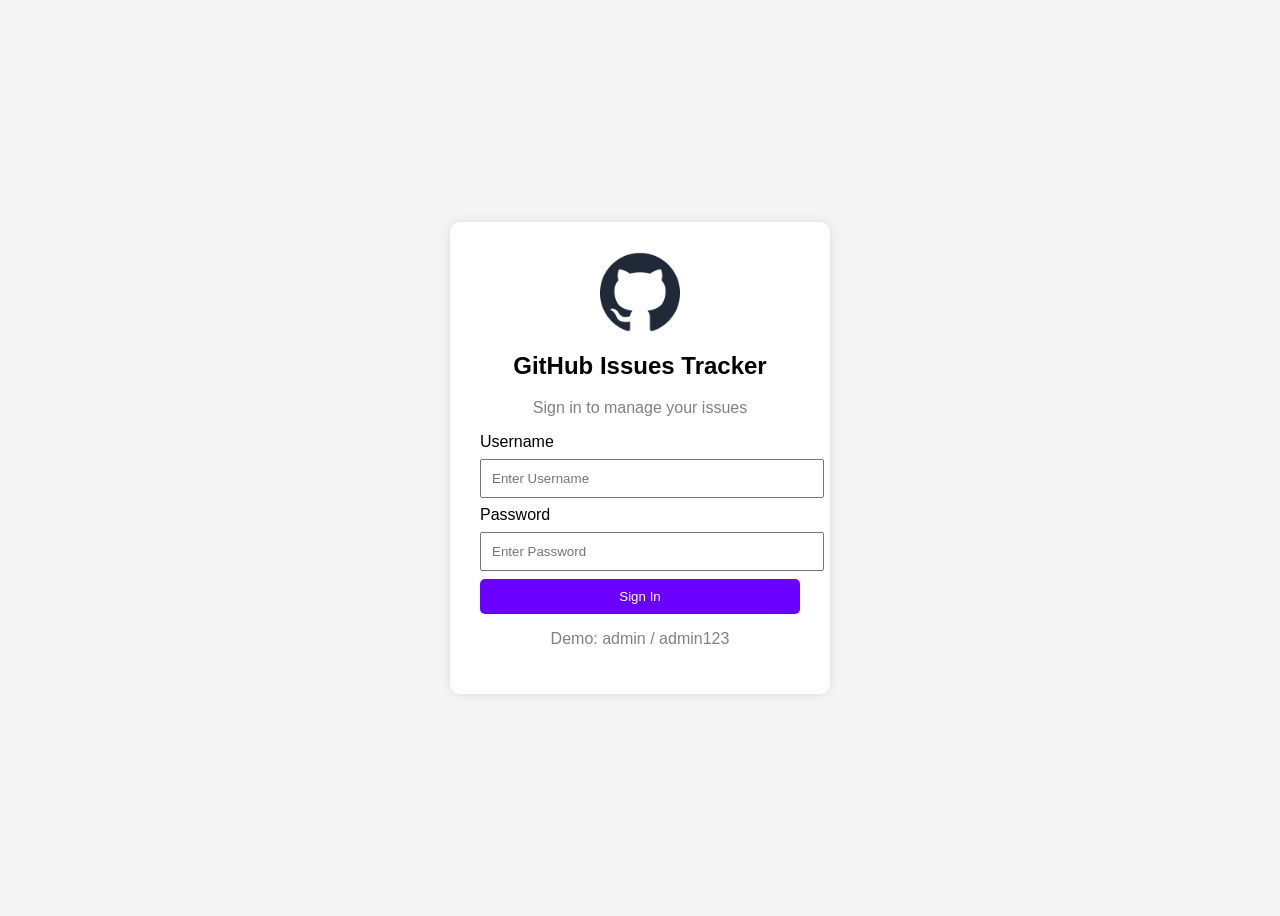
<file: index.html>
<!DOCTYPE html>
<html lang="en">

<head>
<meta charset="UTF-8">
<title>GitHub Issues Tracker</title>
<link rel="stylesheet" href="style.css">
</head>

<body>

<div class="container">
    <img src="assets/github-logo.png" class="logo">

<h2>GitHub Issues Tracker</h2>
<p class="demo">Sign in to manage your issues</p>

<form onsubmit="return login()">
    <label for="username">Username</label>
    <input type="text" id="username" placeholder="Enter Username">

    <label for="password">Password</label>
    <input type="password" id="password" placeholder="Enter Password">

<button type="submit">Sign In</button>

</form>

<p class="demo">Demo: admin / admin123</p>

</div>

<script src="java/script.js"></script>

</body>
</html>
</file>
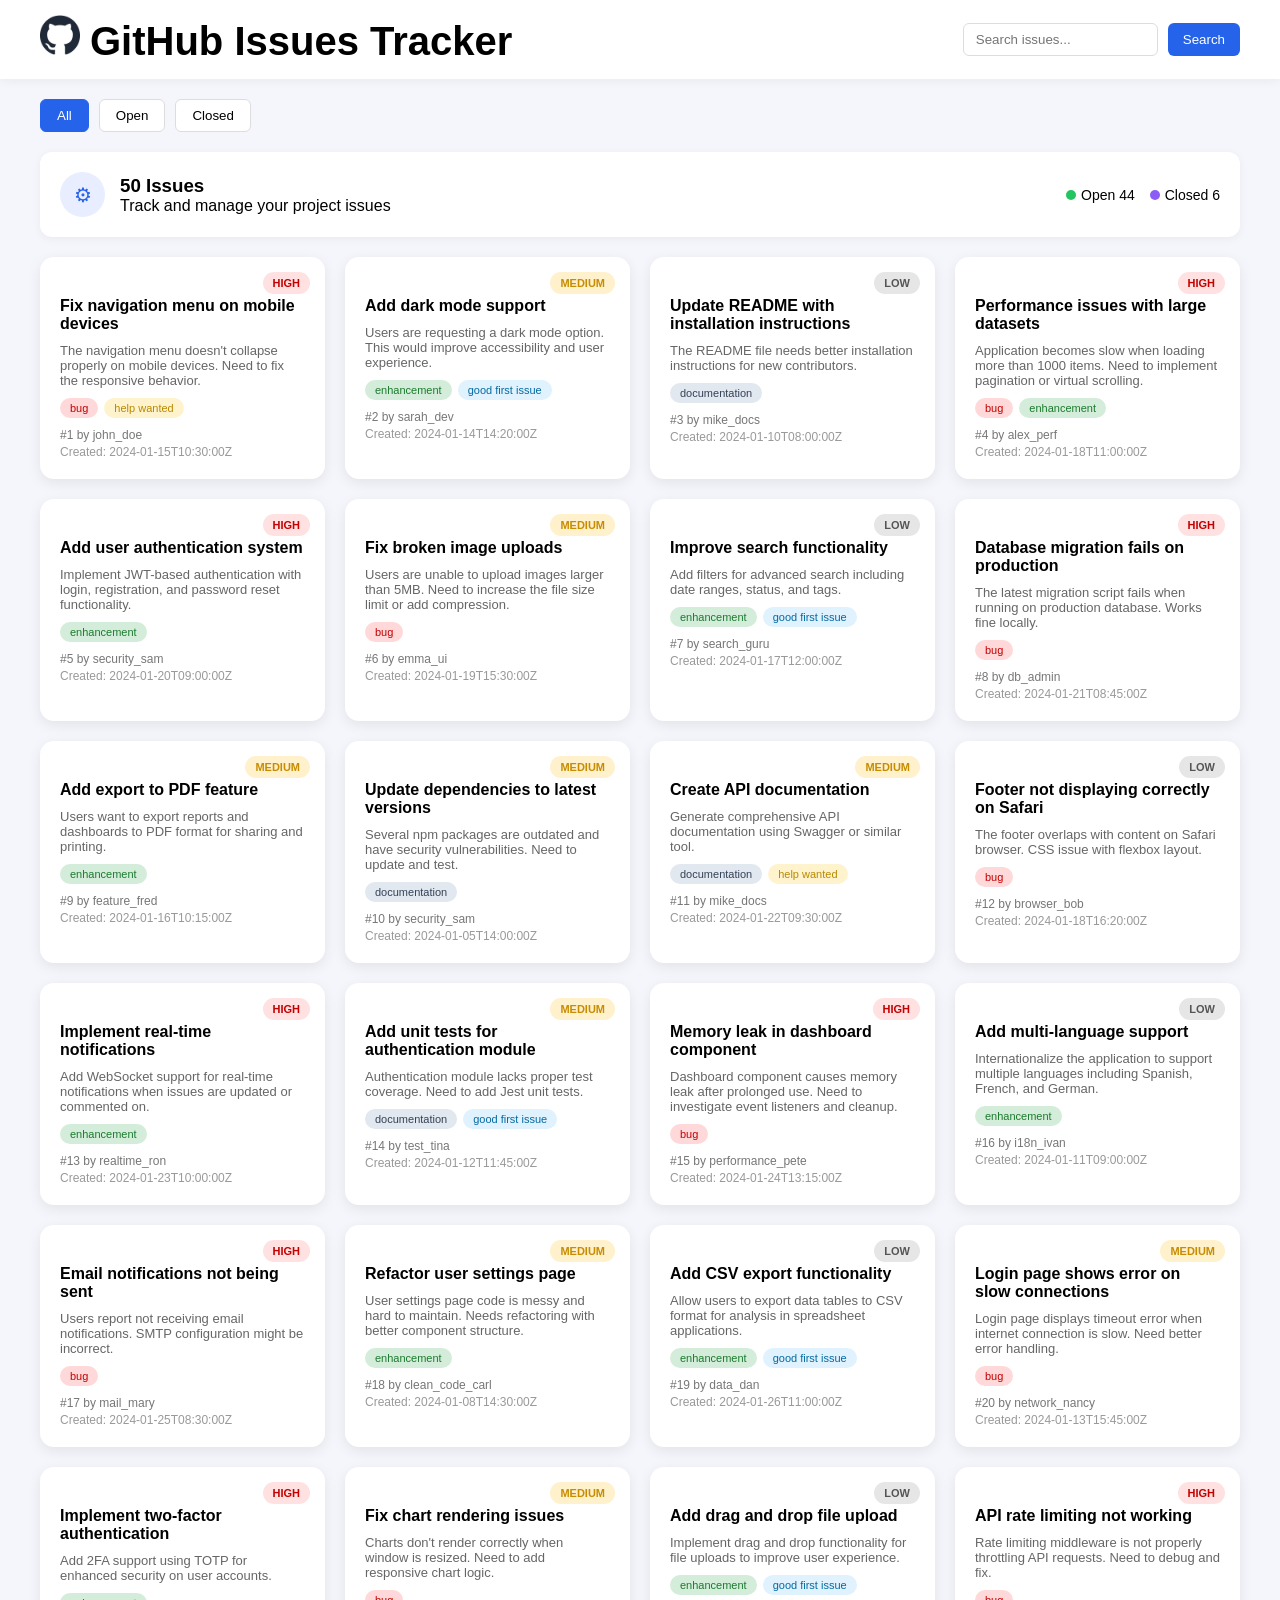
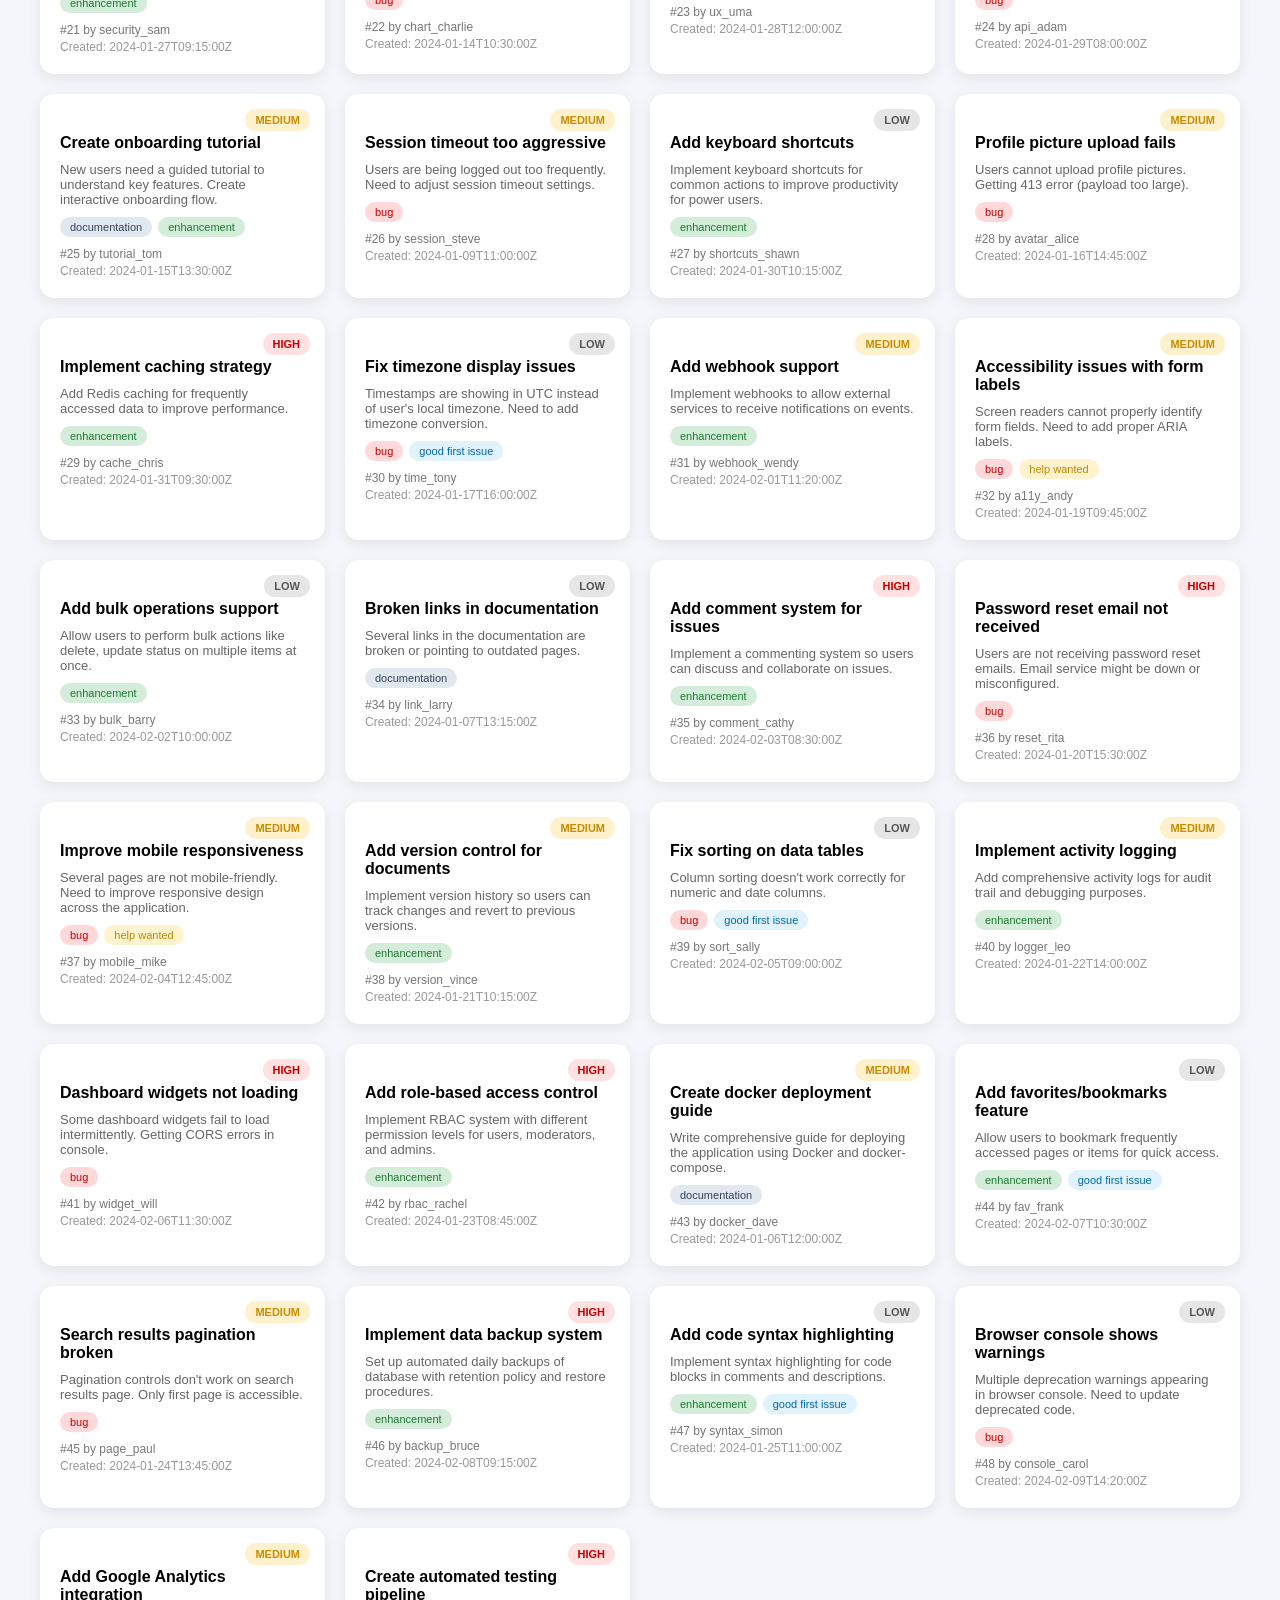
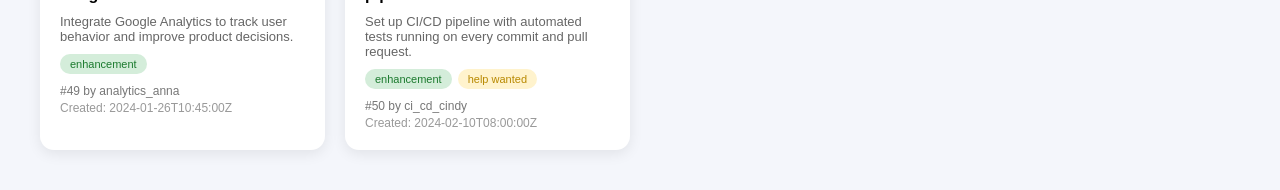
<file: home.html>
<!DOCTYPE html>
<html lang="en">
<head>
<meta charset="UTF-8">
<meta name="viewport" content="width=device-width, initial-scale=1.0">
<title>GitHub Issues Tracker</title>
<link rel="stylesheet" href="home-style.css">
</head>
<body>

    <div class="navbar">
        <div class="logo"><span><img src="assets/github-logo.png" alt=""></span>GitHub Issues Tracker</div>

            <div class="nav-right">
                <input type="text" id="searchInput" placeholder="Search issues...">
                <button class="search-btn" onclick="searchIssues()">Search</button>
            </div>
        </div>

        <div class="filters">
            <button class="filter-btn active" onclick="setActive(this);filterIssues('all')">All</button>
            <button class="filter-btn" onclick="setActive(this);filterIssues('open')">Open</button>
            <button class="filter-btn" onclick="setActive(this);filterIssues('closed')">Closed</button>
        </div>

        <div class="summary">

            <div class="summary-left">
                <div class="icon">⚙</div>

            <div>
                <h3 id="issueCount">0 Issues</h3>
                <p>Track and manage your project issues</p>
            </div>
        </div>

        <div class="summary-right">
            <span><span class="dot open-dot"></span>Open <span id="openCount">0</span></span>
            <span><span class="dot closed-dot"></span>Closed <span id="closedCount">0</span></span>
        </div>

    </div>

    <div class="container" id="issuesContainer"></div>

        <div id="issueModal" class="modal">
            <div class="modal-content">

                <h2 id="modalTitle"></h2>

                <div class="modal-meta">
                    <span id="modalStatus"></span> •
                    <span id="modalAuthor"></span> •
                    <span id="modalDate"></span>
                </div>

                <div id="modalLabels"></div>

                <p id="modalDescription"></p>

                <div class="modal-bottom">
                    <div>
                        <strong>Assignee:</strong>
                        <span id="modalAssignee"></span>
                    </div>

                    <div>
                        <strong>Priority:</strong>
                        <span id="modalPriority"></span>
                    </div>
                </div>

                <button onclick="closeModal()" class="close-btn">Close</button>
                <script src="java/home-script.js"></script>

            </div>
        </div>
    </body>
</html>
</file>
<file: style.css>
body{
    font-family: Arial, sans-serif;
    background:#f4f4f4;
    display:flex;
    justify-content:center;
    align-items:center;
    height:100vh;
}

.container{
    background:white;
    padding:30px;
    width:320px;
    border-radius:10px;
    box-shadow:0 0 10px rgba(0,0,0,0.1);
}
.logo{
    display:flex;
    margin:0 auto 20px;
    width:80px;
    justify-content: center;
}
h2{
    text-align:center;
}

input{
    margin: 0px;
    width:100%;
    padding:10px;
    margin:8px 0;
}

button{
    width:100%;
    padding:10px;
    background:#6a00ff;
    color:white;
    border:none;
    border-radius:5px;
    cursor:pointer;
}

button:hover{
    background:#4a00c9;
}

.demo{
    text-align:center;
    color:gray;
}
</file>
<file: home-style.css>
*{
    margin:0;
    padding:0;
    box-sizing:border-box;
    font-family:Arial, Helvetica, sans-serif;
}

body{
background:#f4f6fb;
}

.navbar{
    display:flex;
    justify-content:space-between;
    align-items:center;
    padding:15px 40px;
    background:white;
    box-shadow:0 2px 10px rgba(0,0,0,0.05);
}
.logo img{
    width:40px;
    height:40px;
    margin-right:10px;
}

.logo{
    font-size:40px;
    font-weight:bold;
}

.nav-right{
display:flex;
gap:10px;
}

.nav-right input{
    padding:8px 12px;
    border:1px solid #ddd;
    border-radius:6px;
}

.search-btn{
    background:#2563eb;
    color:white;
    border:none;
    padding:8px 15px;
    border-radius:6px;
    cursor:pointer;
}

.filters{
    display:flex;
    gap:10px;
    padding:20px 40px;
}

.filter-btn{
    padding:8px 16px;
    border:1px solid #ddd;
    background:white;
    border-radius:6px;
    cursor:pointer;
}

.filter-btn.active{
    background:#2563eb;
    color:white;
    border-color:#2563eb;
}

.summary{
    margin:0 40px 20px;
    background:white;
    padding:20px;
    border-radius:12px;
    display:flex;
    justify-content:space-between;
    align-items:center;
    box-shadow:0 2px 10px rgba(0,0,0,0.05);
}

.summary-left{
    display:flex;
    align-items:center;
        gap:15px;
}

.icon{
    width:45px;
    height:45px;
    background:#e8edff;
    display:flex;
    align-items:center;
    justify-content:center;
    border-radius:50%;
    font-size:20px;
    color:#2563eb;
}

.summary-right{
    display:flex;
    gap:15px;
    font-size:14px;
    align-items:center;
}

.dot{
    width:10px;
    height:10px;
    border-radius:50%;
    display:inline-block;
    margin-right:5px;
}

.open-dot{
background:#22c55e;
}

.closed-dot{
background:#8b5cf6;
}

.container{
    display:grid;
    grid-template-columns:repeat(4,1fr);
    gap:20px;
    padding:0 40px 40px;
}

.card{
    background:white;
    padding:20px;
    border-radius:14px;
    box-shadow:0 4px 14px rgba(0,0,0,0.08);
    position:relative;
    transition:0.3s;
    cursor:pointer;
}

.card:hover{
    transform:translateY(-6px);
    box-shadow:0 8px 18px rgba(0,0,0,0.1);
}

.priority{
    position:absolute;
    top:15px;
    right:15px;
    padding:5px 10px;
    border-radius:20px;
    font-size:11px;
font-weight:bold;
}

.high{
    background:#ffe1e1;
    color:#c40000;
}

.medium{
    background:#fff1cc;
    color:#c78c00;
}

.low{
background:#e6e6e6;
color:#555;
}

.card h3{
    margin-top:20px;
    margin-bottom:10px;
    font-size:16px;
}

.card p{
    font-size:13px;
    color:#666;
    margin-bottom:10px;
}

.labels span{
    padding:4px 10px;
    border-radius:15px;
    font-size:11px;
    margin-right:6px;
}

.bug{
    background:#ffd9d9;
    color:#c40000;
}

.helpwanted{
    background:#fff3cd;
    color:#b88900;
}

.enhancement{
    background:#d4edda;
    color:#1b7a2e;
}

.documentation{
    background:#e2e8f0;
    color:#334155;
}

.goodfirstissue{
    background:#e0f2fe;
        color:#0369a1;
}

.meta{
    margin-top:12px;
    font-size:12px;
    color:#777;
}

.date{
    font-size:12px;
    color:#999;
    margin-top:3px;
}

.modal{
    display:none;
    position:fixed;
    top:0;
    left:0;
    width:100%;
    height:100%;
    background:rgba(0,0,0,0.4);
    justify-content:center;
    align-items:center;
}

.modal-content{
    background:white;
    padding:30px;
    border-radius:12px;
    width:500px;
    max-width:90%;
    box-shadow:0 10px 30px rgba(0,0,0,0.2);
}

.modal-content h2{
    margin-bottom:10px;
}

.modal-meta{
    font-size:13px;
    color:#555;
    margin-bottom:10px;
}

.modal-bottom{
    margin-top:20px;
    display:flex;
    justify-content:space-between;
}

.close-btn{
    margin-top:20px;
    background:#6d28d9;
    color:white;
    border:none;
    padding:8px 18px;
    border-radius:6px;
    cursor:pointer;
}
</file>
